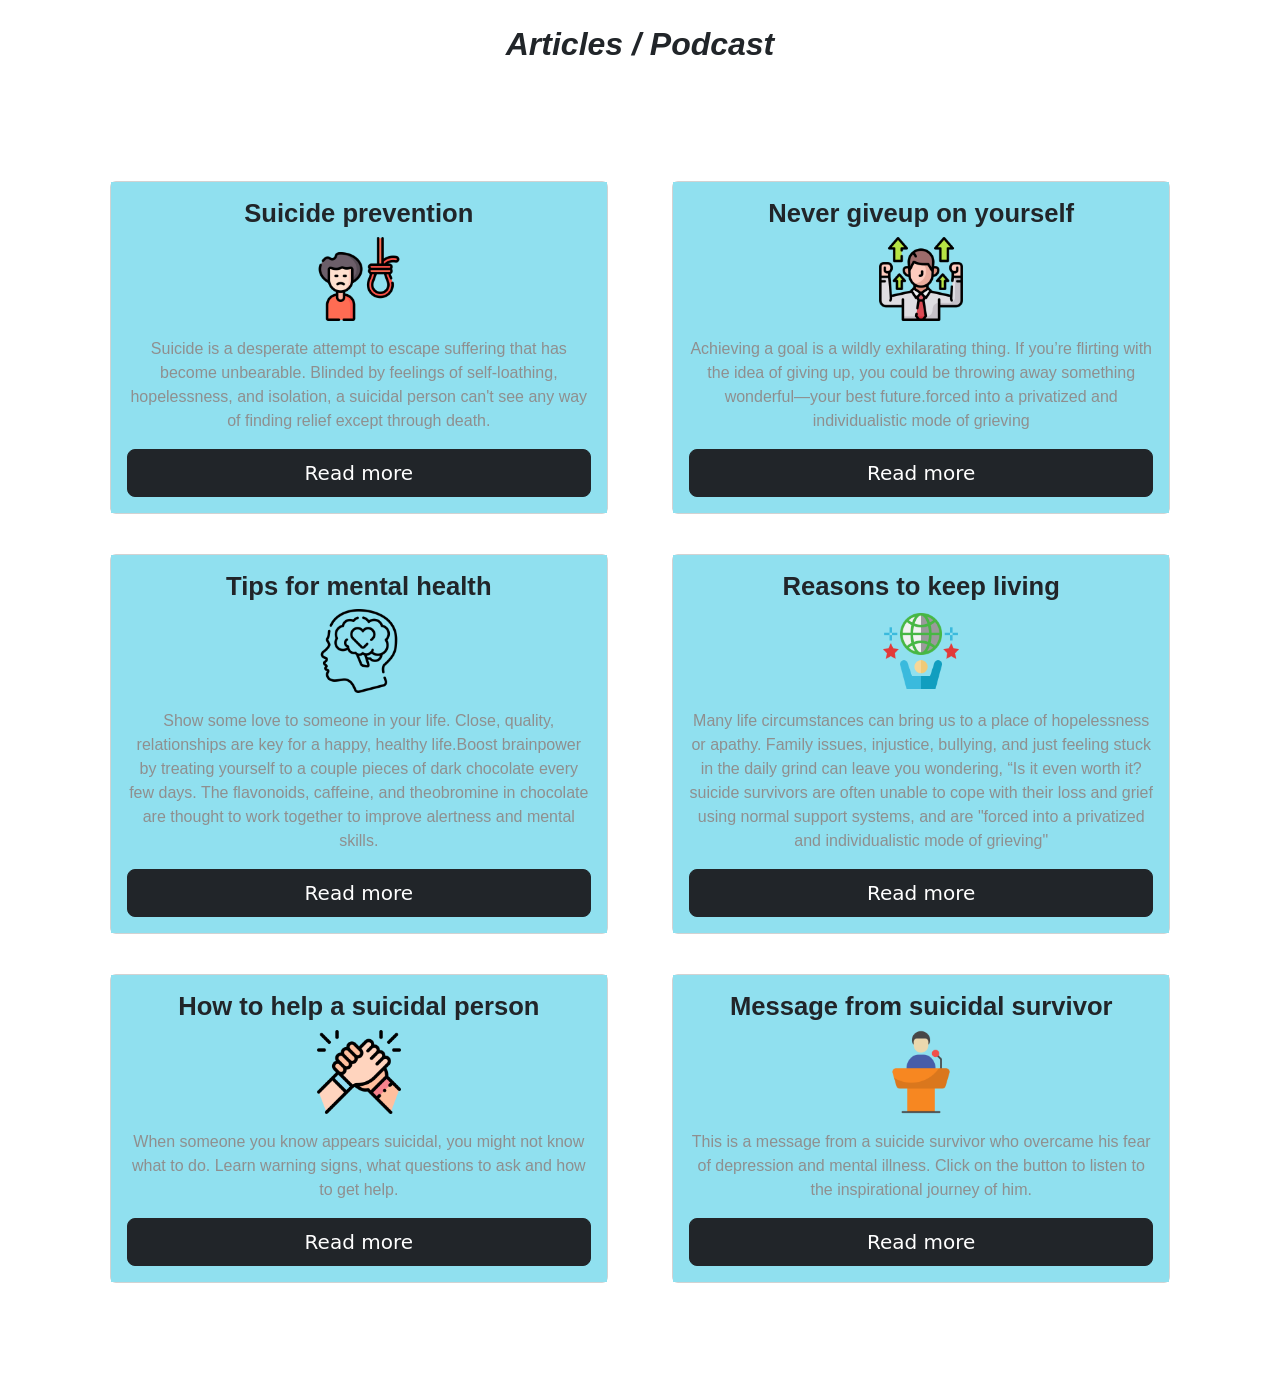
<file: index3.html>
<!DOCTYPE html>
<html lang="en">
  <head>
    <meta charset="UTF-8" />
    <meta http-equiv="X-UA-Compatible" content="IE=edge" />
    <meta name="viewport" content="width=device-width, initial-scale=1.0" />
    <link
      href="https://cdn.jsdelivr.net/npm/bootstrap@5.3.0-alpha2/dist/css/bootstrap.min.css"
      rel="stylesheet"
      integrity="sha384-aFq/bzH65dt+w6FI2ooMVUpc+21e0SRygnTpmBvdBgSdnuTN7QbdgL+OapgHtvPp"
      crossorigin="anonymous"
    />
    <link rel="stylesheet" href="styles3.css" />
    <title>API-section</title>
  </head>
  <body>
    <h2 class="api-heading">Articles / Podcast</h2>
    <section class="api-section">
      <!-- first -->
      <div class="row">
        <div class="col-lg-6 col-sm-6 mb-3 mb-sm-0">
          <div class="card">
            <div class="card-body">
              <h5 class="card-title card-heading">Suicide prevention</h5>
              <img src="suicide_prevention.png" alt="sjbjb" height="50px" />
              <p class="card-text card-para">
                Suicide is a desperate attempt to escape suffering that has
                become unbearable. Blinded by feelings of self-loathing,
                hopelessness, and isolation, a suicidal person can't see any way
                of finding relief except through death.
              </p>
              <div class="d-grid gap-2">
                <button type="button" class="btn btn-dark btn-lg readmore-btn">
                  <a
                    href="https://www.helpguide.org/articles/suicide-prevention/suicide-prevention.htm"
                    >Read more</a
                  >
                </button>
              </div>
            </div>
          </div>
        </div>
        <!-- second -->
        <div class="col-sm-6">
          <div class="card">
            <div class="card-body">
              <h5 class="card-title card-heading">Never giveup on yourself</h5>
              <img src="never_giveup.png" alt="sjbjb" height="50px" />
              <p class="card-text card-para">
                Achieving a goal is a wildly exhilarating thing. If you’re
                flirting with the idea of giving up, you could be throwing away
                something wonderful―your best future.forced into a privatized
                and individualistic mode of grieving
              </p>
              <div class="d-grid gap-2">
                <button type="button" class="btn btn-dark btn-lg readmore-btn">
                  <a
                    href="https://www.success.com/15-inspiring-quotes-about-never-giving-up/"
                    >Read more</a
                  >
                </button>
              </div>
            </div>
          </div>
        </div>
        <!-- third -->
        <div class="col-sm-6">
          <div class="card">
            <div class="card-body">
              <h5 class="card-title card-heading">Tips for mental health</h5>
              <img src="tips_mental-health.png" alt="sjbjb" height="50px" />
              <p class="card-text card-para">
                Show some love to someone in your life. Close, quality,
                relationships are key for a happy, healthy life.Boost brainpower
                by treating yourself to a couple pieces of dark chocolate every
                few days. The flavonoids, caffeine, and theobromine in chocolate
                are thought to work together to improve alertness and mental
                skills.
              </p>
              <div class="d-grid gap-2">
                <button type="button" class="btn btn-dark btn-lg readmore-btn">
                  <a
                    href="https://www.mhanational.org/31-tips-boost-your-mental-health"
                    >Read more</a
                  >
                </button>
              </div>
            </div>
          </div>
        </div>
        <!-- fourth -->
        <div class="col-sm-6">
          <div class="card">
            <div class="card-body">
              <h5 class="card-title card-heading">Reasons to keep living</h5>
              <img src="reason_tolive.png" alt="sjbjb" height="50px" />
              <p class="card-text card-para">
                Many life circumstances can bring us to a place of hopelessness
                or apathy. Family issues, injustice, bullying, and just feeling
                stuck in the daily grind can leave you wondering, “Is it even
                worth it?suicide survivors are often unable to cope with their
                loss and grief using normal support systems, and are "forced
                into a privatized and individualistic mode of grieving"
              </p>
              <div class="d-grid gap-2">
                <button type="button" class="btn btn-dark btn-lg readmore-btn">
                  <a
                    href="https://psychcentral.com/health/reasons-to-stay-alive"
                    >Read more</a
                  >
                </button>
              </div>
            </div>
          </div>
        </div>
        <!-- fifth -->
        <div class="col-sm-6">
          <div class="card">
            <div class="card-body">
              <h5 class="card-title card-heading">
                How to help a suicidal person
              </h5>
              <img src="help.png" alt="sjbjb" height="50px" />
              <p class="card-text card-para">
                When someone you know appears suicidal, you might not know what
                to do. Learn warning signs, what questions to ask and how to get
                help.
              </p>
              <div class="d-grid gap-2">
                <button type="button" class="btn btn-dark btn-lg readmore-btn">
                  <a
                    href="https://www.mayoclinic.org/diseases-conditions/suicide/in-depth/suicide/art-20044707"
                    >Read more</a
                  >
                </button>
              </div>
            </div>
          </div>
        </div>
        <!-- sixth -->
        <div class="col-sm-6">
          <div class="card">
            <div class="card-body">
              <h5 class="card-title card-heading">
                Message from suicidal survivor
              </h5>
              <img src="suicide_speaker.png" alt="sjbjb" height="50px" />
              <p class="card-text card-para">
                This is a message from a suicide survivor who overcame his fear
                of depression and mental illness. Click on the button to listen
                to the inspirational journey of him.
              </p>
              <div class="d-grid gap-2">
                <button type="button" class="btn btn-dark btn-lg readmore-btn">
                  <a href="https://www.youtube.com/watch?v=qVv_LlS3EiE"
                    >Read more</a
                  >
                </button>
              </div>
            </div>
          </div>
        </div>
      </div>
    </section>
  </body>
</html>
</file>
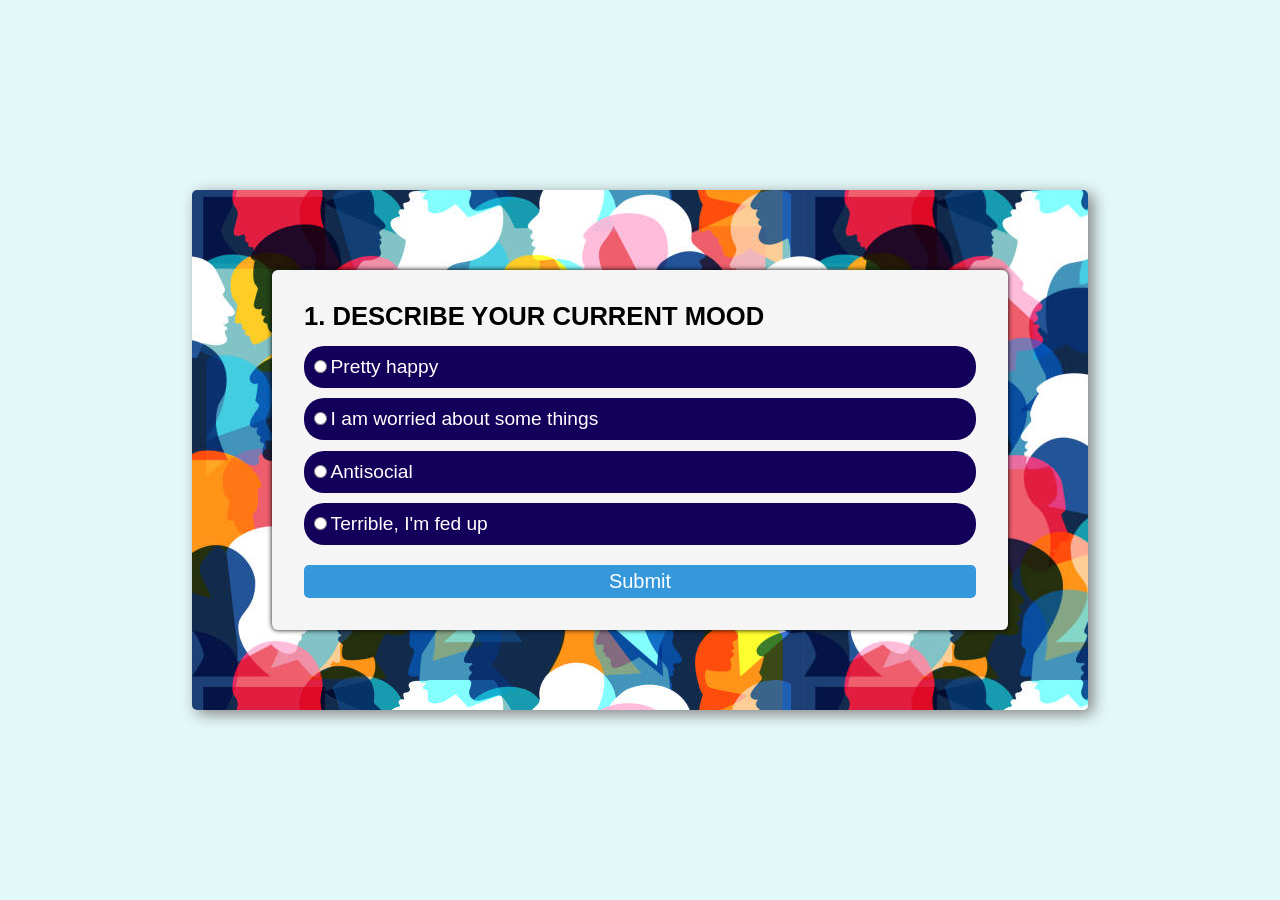
<file: quiz.html>
<!DOCTYPE html>
<html lang="en">
<head>
    <meta charset="UTF-8">
    <meta http-equiv="X-UA-Compatible" content="IE=edge">
    <meta name="viewport" content="width=device-width, initial-scale=1.0">
    <title>Document</title>
    <link rel="stylesheet" href="styles2.css">
</head>
<body>
    <section class="quiz">
        <div class="bbox"> 
            <div id="box">
                <h2 id="quesBox">1. demo ques</h2>
                <div class="row">
                    <input class="options" type="radio"  name="option" id="opt1" value="A">
                    <label for="opt1"><span>option a</span> </label>
                </div>
                <div class="row">
                    <input class="options" type="radio" name="option" id="opt2" value="B">
                    <label for="opt2 "><span>option a</span></label>
                </div>
                <div class="row">
                    <input class="options" type="radio" name="option" id="opt3" value="C">
                    <label for="opt3"><span>option a</span></label>
                </div>
                <div class="row">
                    <input class="options" type="radio" name="option" id="opt4" value="D" >
                    <label for="opt4" >option a</label>
                </div>
                <button class="btn" onclick="submitQuiz()">
                    Submit
                </button>
                
            </div>
        </div>
       
    </section>
    <script src="quiz.js"></script>
</body>
</html>
</file>
<file: styles3.css>
.api-heading {
  text-align: center;
  margin-top: 25px;
  font-style: italic;
  font-family: sans-serif;
}
.api-section {
  text-align: center;
  padding: 7%;
}
.card-heading {
  font-family: "Montserrat", sans-serif;
  font-weight: bold;
  font-size: 1.6rem;
}
.api-heading {
  font-family: "Montserrat", sans-serif;
  font-weight: bold;
}
.card-para {
  color: #8f8f8f;
  font-family: "Montserrat", sans-serif;
}
.readmore-btn:hover {
  background-color: #10b1d1;
}
.card-body {
  background-color: #90e0ef;
}
.card-body img {
  height: 84px;
  margin-bottom: 16px;
}
.readmore-btn a {
  text-decoration: none;
  color: white;
}
.card {
  margin-right: 20px;
  margin-top: 20px;
  margin-left: 20px;
  margin-bottom: 20px;
}
</file>
<file: styles2.css>
*{
    padding: 0;
    margin: 0;
    box-sizing: border-box;
    font-family: sans-serif;
}
.quiz{
    
    width: 100%;
    height:100vh;
    display: flex;
    justify-content: center;
    align-items:center;
    background-color: #E3F8F8;
}
/* 1FB4BB; */
.bbox{
    width:70%;
    background-image: url(quiz_border.jpg);
    border-radius:5px ;
    padding: 5rem;
    display: flex;
    justify-content: center;
    align-items:center;
    box-shadow: 5px 4px 15px grey;
}
#quesBox{
    margin-bottom: 15px;
    font-size: 2vw;
}
#box{
    
    padding: 1.5rem;
    padding:2rem;
    background-color: whitesmoke;
    width:100%; 
    box-shadow: 0px 0px 5px black ;
    border-radius: 6px;
}
.row{
    width:100%;
    margin: 0.64rem;
    margin-left: 0;
    font-size: 1vw;
    font-weight:400;
    padding: 10px;
    color: #fff;
    background-color: #13005A;
    border: none;
    border-radius: 20px;
}
label{
    font-size: 1.5vw;
    
}

/* [type="radio"] {
    border: 0; 
    clip: rect(0 0 0 0); 
    height: 1px; margin: -1px; 
    overflow: hidden; 
    padding: 0; 
    position: absolute; 
    width: 1px;
  }   */

.btn{
    width: 100%;
    padding: 5px;
    margin-top: 10px;
    color: white;
    border: none;
    font-size: 20px;
    background-color: #3498db;
    border-radius: 5px;
}
</file>
